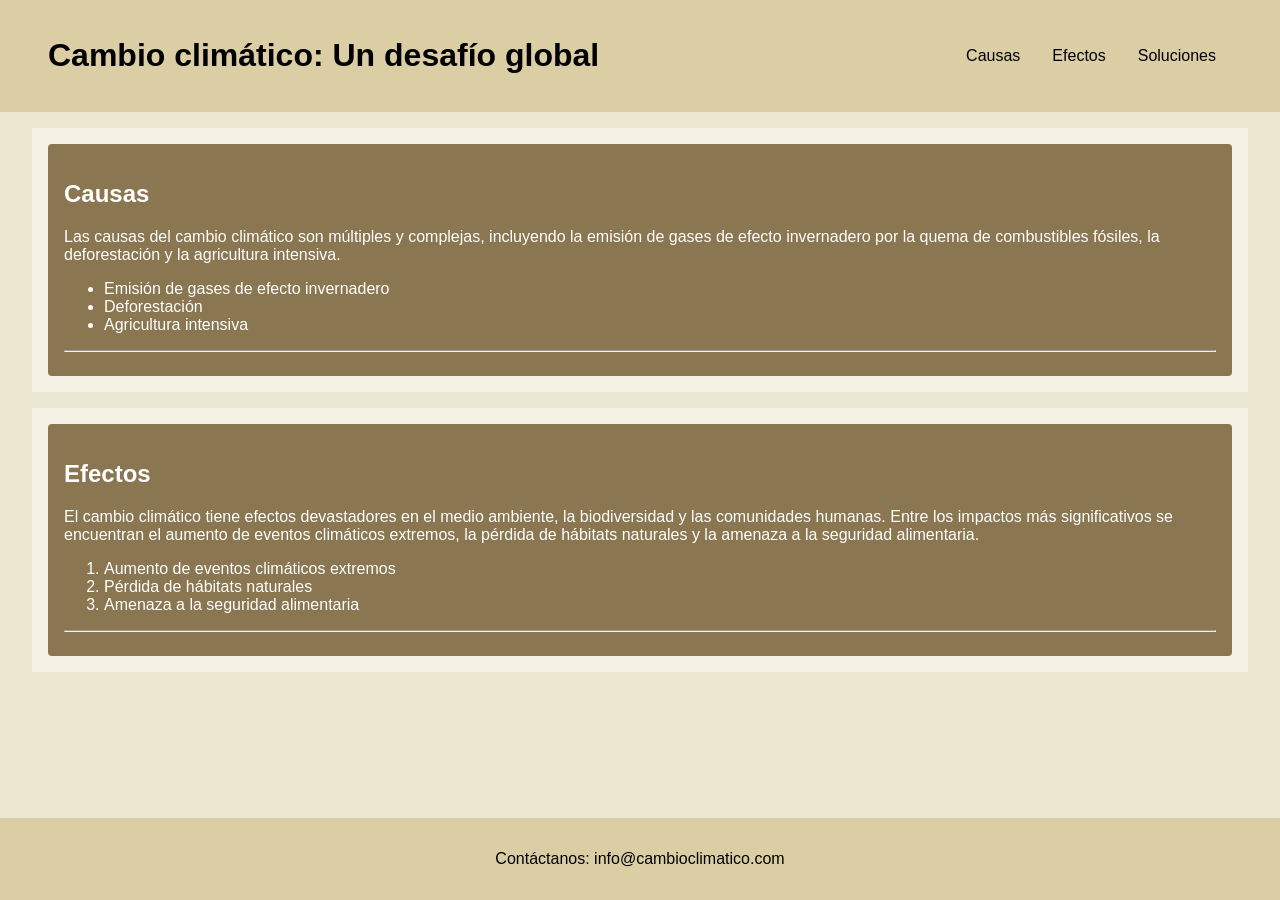
<file: M2-classHTMLLanguage-Part1/cambioClimatico/index.html>
<!DOCTYPE html>
<html lang="en">
<head>
    <meta charset="UTF-8">
    <meta name="viewport" content="width=device-width, initial-scale=1.0">
    <title>Cambio climático</title>
    <link rel="stylesheet" href="./css/styles.css">
</head>
<body>

    <header>
        <h1>Cambio climático: Un desafío global</h1>
        <nav>
            <ul>
                <li><a href="#causas">Causas</a></li>
                <li><a href="#efectos">Efectos</a></li>
                <li><a href="#soluciones">Soluciones</a></li>
            </ul>
        </nav>
    </header>

    <main>

        <section class="section-info">
            <div class="gp-causas">
                <h2>Causas</h2>
                    <p>Las causas del cambio climático son múltiples y complejas, incluyendo la emisión de gases de efecto invernadero por la quema de combustibles fósiles, la deforestación y la agricultura intensiva.</p>
                    <ul>
                        <li>Emisión de gases de efecto invernadero</li>
                        <li>Deforestación</li>
                        <li>Agricultura intensiva</li>
                    </ul>
                <hr>
            </div>
            
        </section>

        <section class="section-info">
            <div class="gp-efectos">
                <h2>Efectos</h2>
                    <p>El cambio climático tiene efectos devastadores en el medio ambiente, la biodiversidad y las comunidades humanas. Entre los impactos más significativos se encuentran el aumento de eventos climáticos extremos, la pérdida de hábitats naturales y la amenaza a la seguridad alimentaria.</p>
                    <ol>
                        <li>Aumento de eventos climáticos extremos</li>
                        <li>Pérdida de hábitats naturales</li>
                        <li>Amenaza a la seguridad alimentaria</li>
                    </ol>
                <hr>
            </div>
        </section>

    </main>

    <footer>
        <p>Contáctanos: <a href="mailto:info@cambioclimatico.com">info@cambioclimatico.com</a></p>
    </footer>
        
    
</body>
</html>
</file>
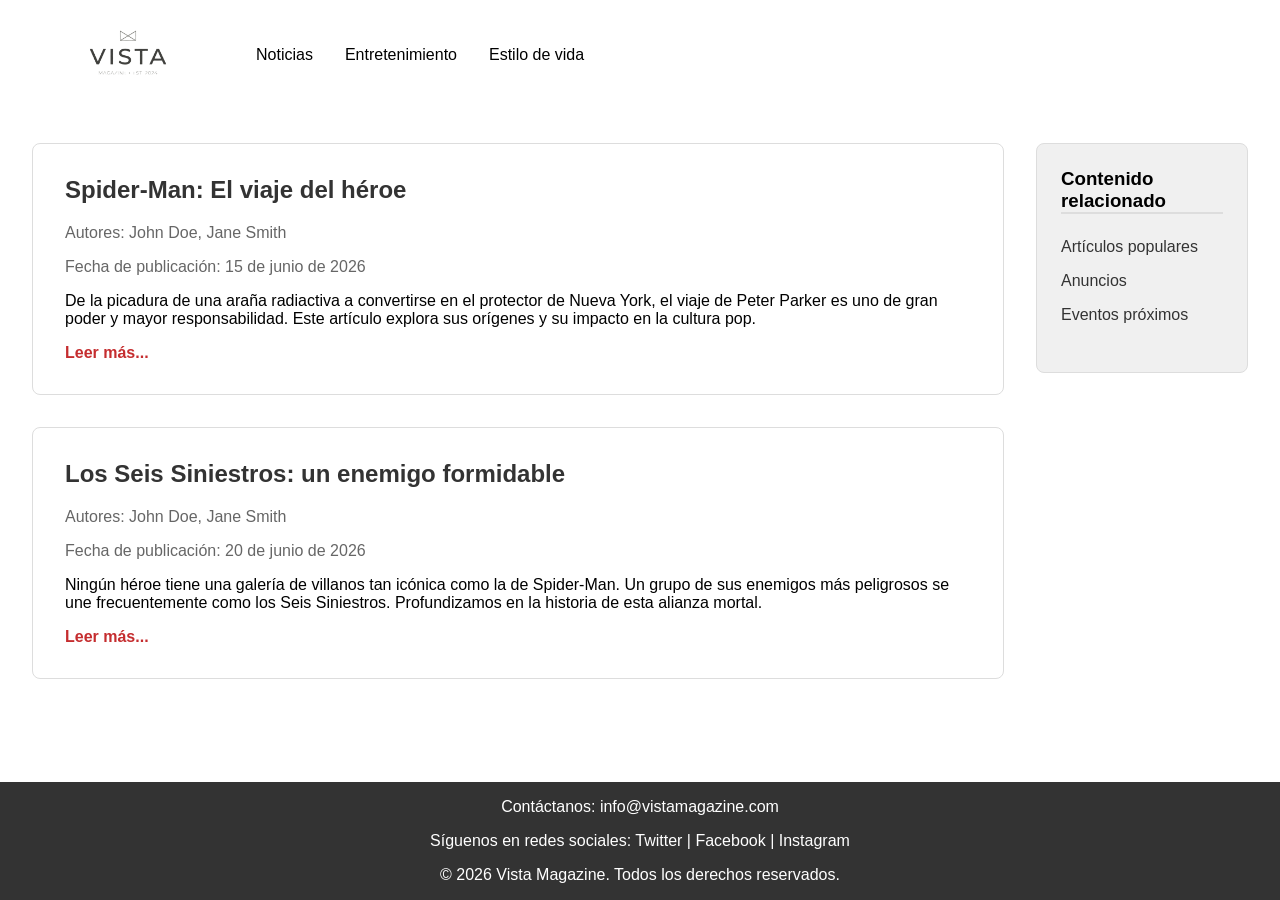
<file: M2-classHTMLLanguage-Part1/vistaRevista/index.html>
<!DOCTYPE html>
<html lang="es">
<head>
    <meta charset="UTF-8">
    <meta name="viewport" content="width=device-width, initial-scale=1.0">
    <link rel="stylesheet" href="./css/styles.css">
    <title>Vista Magazine</title>
</head>
<body>
    
    <header>
        <nav class="navbar">
            <ul>
                <li>
                    <h1 class="logo-header">
                        <a href="./index.html">
                            <img src="./img/logo_revistasSinFondo.png" alt="VISTA Magazine">
                        </a>
                    </h1>
                </li>
                <li><a href="#noticias">Noticias</a></li>
                <li><a href="#entretenimiento">Entretenimiento</a></li>
                <li><a href="#estilo-de-vida">Estilo de vida</a></li>
            </ul>
        </nav>   
    </header>
    
    <main class="container">
        
        <section id="noticias" class="main-content">
            <article>
                <h2>Spider-Man: El viaje del héroe</h2>
                <p class="autor">Autores: John Doe, Jane Smith</p>
                <p class="data">Fecha de publicación: 15 de junio de 2026</p>
                <p>De la picadura de una araña radiactiva a convertirse en el protector de Nueva York, el viaje de Peter Parker es uno de gran poder y mayor responsabilidad. Este artículo explora sus orígenes y su impacto en la cultura pop.</p>
                <a href="#">Leer más...</a>
            </article>

            <article>
                <h2>Los Seis Siniestros: un enemigo formidable</h2>
                <p class="autor">Autores: John Doe, Jane Smith</p>
                <p class="data">Fecha de publicación: 20 de junio de 2026</p>
                <p>Ningún héroe tiene una galería de villanos tan icónica como la de Spider-Man. Un grupo de sus enemigos más peligrosos se une frecuentemente como los Seis Siniestros. Profundizamos en la historia de esta alianza mortal.</p>
                <a href="#">Leer más...</a>
            </article>
        </section>

        <aside class="sidebar">
            <h3>Contenido relacionado</h3>
            <ul>
                <li><a href="#">Artículos populares</a></li>
                <li><a href="#">Anuncios</a></li>
                <li><a href="#">Eventos próximos</a></li>
            </ul>
        </aside>

    </main>

    <footer>
        <p>Contáctanos: <a href="mailto:info@vistamagazine.com">info@vistamagazine.com</a></p>
        <p>Síguenos en redes sociales: 
            <a href="https://twitter.com/vistamagazine" target="_blank">Twitter</a> | 
            <a href="https://facebook.com/vistamagazine" target="_blank">Facebook</a> | 
            <a href="https://instagram.com/vistamagazine" target="_blank">Instagram</a>
        </p>
        <p>&copy; 2026 Vista Magazine. Todos los derechos reservados.</p>
    </footer>

</body>
</html>
</file>
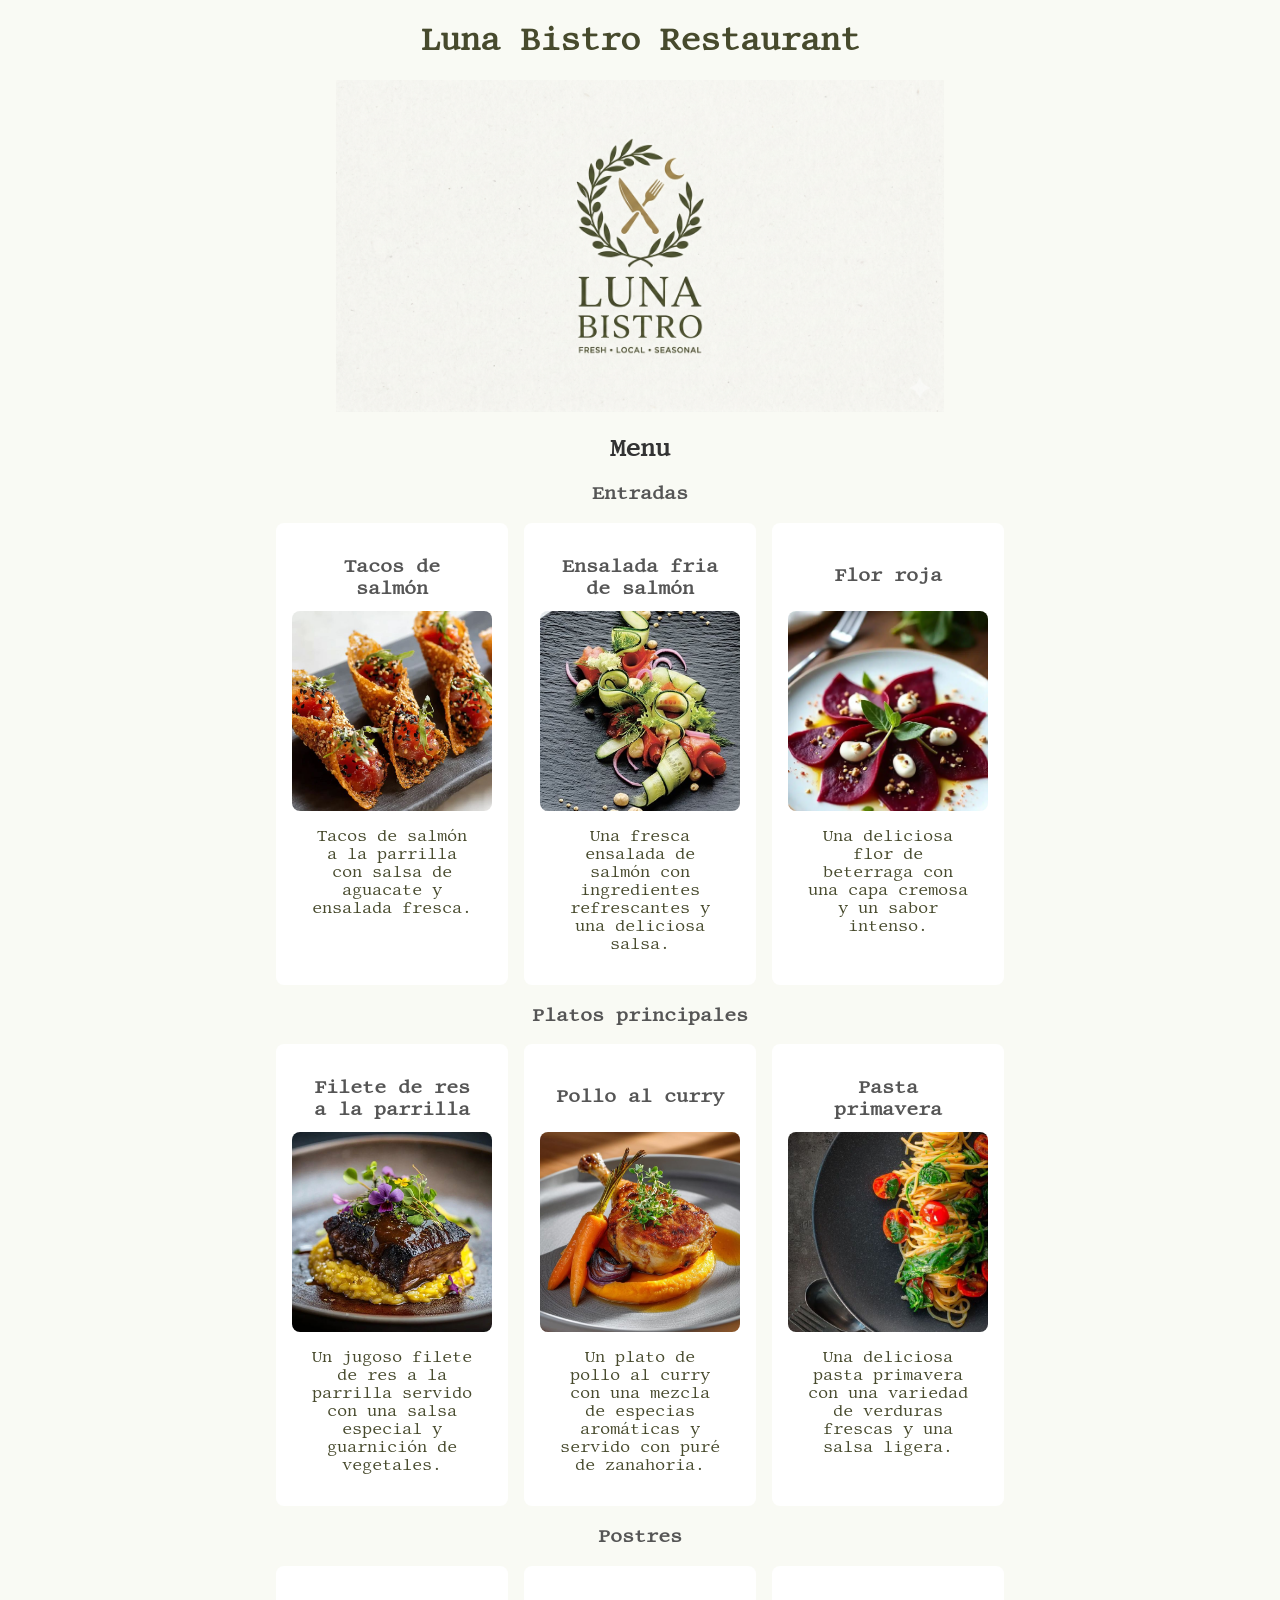
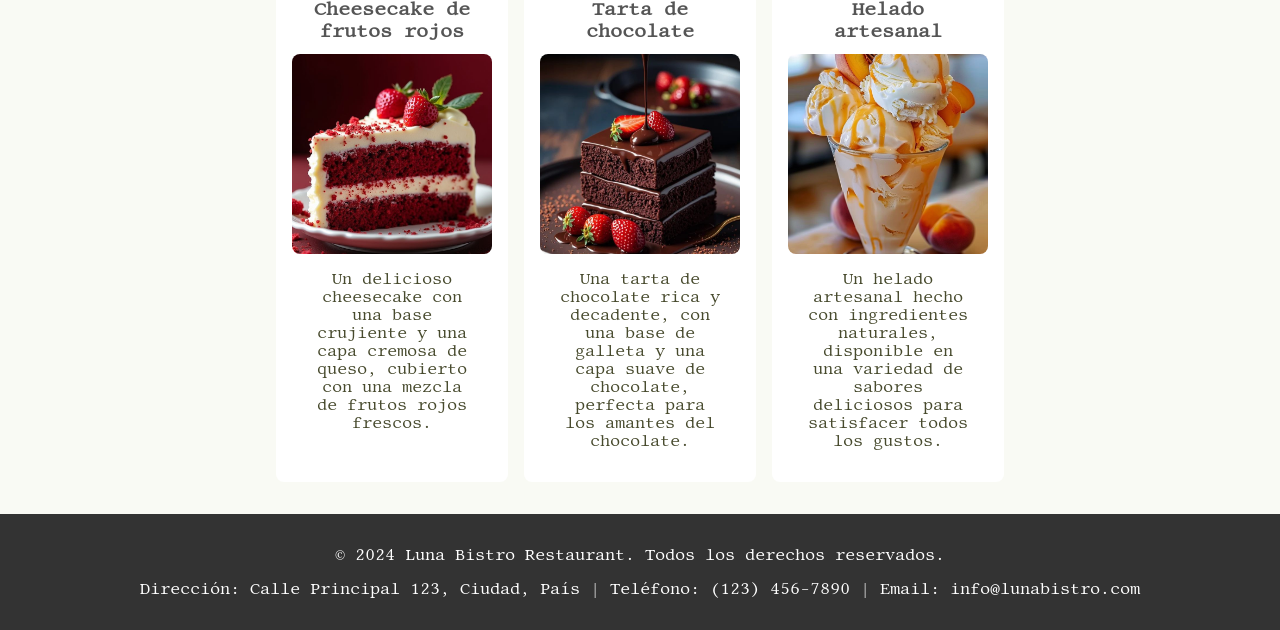
<file: M2-classHTMLLanguage-Part2/restaurant/index.html>
<!DOCTYPE html>
<html lang="en">
<head>
    <meta charset="UTF-8">
    <meta name="viewport" content="width=device-width, initial-scale=1.0">
    <link rel="stylesheet" href="css/styles.css">
    <style>
        @import url('https://fonts.googleapis.com/css2?family=Libertinus+Mono&display=swap');
    </style>

    <title>Restaurant WebSite</title>
</head>
<body>

    <header>

        <h1>Luna Bistro Restaurant</h1>


    </header>

    <main>
        <!-- Main content goes here -->
        <!-- los visitantes puedan ver el menu y las imagenes de los platos junto con ujna descripcion de cada uno -->

        <section class="section-logo">
            <img src="./img/logo_restaurant.png" alt="Restaurant Logo">
        </section>

        <section>
            <h2>Menu</h2>
        </section>

        <h3>Entradas</h3>
        <section class="container-entradas">
            
            <div class="entrada">
                <h3>Tacos de salmón</h3>
                <img src="./img/img_entr01.jpg" alt="Tacos de salmón">
                <p>Tacos de salmón a la parrilla con salsa de aguacate y ensalada fresca.</p>
            </div>
            <div class="entrada">
                <h3>Ensalada fria de salmón</h3>
                <img src="./img/img_entr02.jpg" alt="Ensalada fria de salmón">
                <p>Una fresca ensalada de salmón con ingredientes refrescantes y una deliciosa salsa.</p>
            </div>
            <div class="entrada">
                <h3>Flor roja</h3>
                <img src="./img/img_entr03.jpg" alt="Flor de beterraga">
                <p>Una deliciosa flor de beterraga con una capa cremosa y un sabor intenso.</p>
            </div>
        </section>

        <h3>Platos principales</h3>
        <section class="container-platos">
            <div class="plato">
                <h3>Filete de res a la parrilla</h3>
                <img src="./img/img_prin01.jpg" alt="Filete de res a la parrilla">
                <p>Un jugoso filete de res a la parrilla servido con una salsa especial y guarnición de vegetales.</p>
            </div>
            <div class="plato">
                <h3>Pollo al curry</h3>
                <img src="./img/img_prin02.jpg" alt="Pollo al curry">
                <p>Un plato de pollo al curry con una mezcla de especias aromáticas y servido con puré de zanahoria.</p>
            </div>
            <div class="plato">
                <h3>Pasta primavera</h3>
                <img src="./img/img_prin03.jpg" alt="Pasta primavera">
                <p>Una deliciosa pasta primavera con una variedad de verduras frescas y una salsa ligera.</p>
            </div>
        </section>

        <h3>Postres</h3>
        <section class="container-postres">
            <div class="postre">
                <h3>Cheesecake de frutos rojos</h3>
                <img src="./img/img_post02.jpg" alt="Cheesecake de frutos rojos">
                <p>Un delicioso cheesecake con una base crujiente y una capa cremosa de queso, cubierto con una mezcla de frutos rojos frescos.</p>
            </div>
            <div class="postre">
                <h3>Tarta de chocolate</h3>
                <img src="./img/img_post01.jpg" alt="Tarta de chocolate">
                <p>Una tarta de chocolate rica y decadente, con una base de galleta y una capa suave de chocolate, perfecta para los amantes del chocolate.</p>
            </div>
            <div class="postre">
                <h3>Helado artesanal</h3>
                <img src="./img/img_post03.jpg" alt="Helado artesanal">
                <p>Un helado artesanal hecho con ingredientes naturales, disponible en una variedad de sabores deliciosos para satisfacer todos los gustos.</p>
            </div>
        </section>

    </main>
    
    <footer>
        <!-- Footer content goes here -->
            <p>&copy; 2024 Luna Bistro Restaurant. Todos los derechos reservados.</p>
            <p>Dirección: Calle Principal 123, Ciudad, País | Teléfono: (123) 456-7890 | Email: info@lunabistro.com</p>

    </footer>
</body>
</html>
</file>
<file: M2-classHTMLLanguage-Part1/cambioClimatico/css/styles.css>
body {
    margin: 0;
    font-family: Verdana, Geneva, Tahoma, sans-serif;
    display: flex;
    flex-direction: column;
    min-height: 100vh;
}

header {
    background-color: #DBCEA5;
    color: black;
    padding: 1em 3em;
    text-align: center;
    display: flex;
    justify-content: space-between;
    align-items: center;
}

nav ul {
    list-style-type: none;
    margin: 0;
    padding: 0;
    display: flex;
}

nav a {
    color: black;
    text-decoration: none;
    margin: 0 1em;
}

nav a:hover {
    text-decoration: underline
}

main {
    padding: 1em 2em;
    background-color: #ECE7D1;
    flex: 1;
}

.section-info {
    background-color: #F4F0E4;
    padding: 1em;
    margin-bottom: 1em;
}

.gp-causas, .gp-efectos {
    background-color: #8A7650;
    color: white;
    padding: 1em;
    border-radius: 4px;
}

footer {
    background-color: #DBCEA5;
    color: black;
    text-align: center;
    align-items: center;
    padding: 1em;
    
}

footer a {
    color: black;
    text-decoration: none;
}
</file>
<file: M2-classHTMLLanguage-Part1/vistaRevista/css/styles.css>
/* --- Global & Sticky Footer Setup --- */
html {
    height: 100%;
}

body {
    height: 100%;
    margin: 0;
    font-family: sans-serif;
    display: flex;
    flex-direction: column;
}

/* --- Main Layout Containers --- */
header {
    flex-shrink: 0;
    width: auto;
    height: auto;
}

.navbar {
    display: flex;
    align-items: center;
    justify-content: flex-start;
    padding: 0 2em;
    width: 100%;
    height: auto;
    box-sizing: border-box;
}

.navbar ul {
    display: flex;
    list-style: none;
    padding: 0;
    margin: 0;
    gap: 2em;
    align-items: stretch;
}

.logo-header {
    width: 8em;
    flex-shrink: 0;
    margin: 0;
}

.navbar a {
    text-decoration: none;
    color: inherit;
}

.logo-header img {
    width: 100%;
    height: auto;
}

.navbar li {
    display: flex;
    align-items: center;
}

/* --- Main Content & Sidebar --- */
.container {
    display: flex;
    align-items: flex-start; /* Aligns items to the top */
    padding: 2em;
    gap: 2em;
    flex: 1 0 auto; /* This allows the container to grow and fill available space */
}

.main-content {
    flex: 6;
}

.main-content article {
    background-color: #fff;
    border: 1px solid #ddd;
    border-radius: 8px;
    padding: 2em;
    margin-bottom: 2em; /* Space between articles */
}

.main-content article:last-child {
    margin-bottom: 0;
}

.main-content article h2 {
    margin-top: 0;
    color: #333;
}

.autor {
    margin-top: 0.5em;
    color: #666;
    font-size: 1em;
}

.data {
    margin-top: 0.5em;
    color: #666;
    font-size: 1em;
}


.main-content article a {
    font-weight: bold;
    text-decoration: none;
    color: #c52d2f; /* Spidey-red */
}

.main-content article a:hover {
    text-decoration: underline;
}

/* --- Header & Navbar --- */
.sidebar {
    flex: 1;
    background-color: #f0f0f0;
    padding: 1.5em;
    border-radius: 8px;
    border: 1px solid #ddd;
}

/* --- Specific Element Styling --- */
.sidebar h3 {
    margin: 0;
    border-bottom: 2px solid #ddd;
}

.sidebar ul {
    list-style: none;
    padding: 0;
}

.sidebar ul li a {
    text-decoration: none;
    color: #333;
    display: block;
    padding: 0.5em 0;
    transition: color 0.2s ease-in-out;
}

.sidebar ul li a:hover {
    color: #c52d2f;
}

/* --- Footer Styling --- */
footer {
    background-color: #333;
    color: #fff;
    list-style: none;
    text-align: center;
    padding: 0;
    flex-shrink: 0; /* This prevents the footer from shrinking */
}

footer a {
    text-decoration: none;
    color: inherit;
}

footer a:hover {
    text-decoration: underline;
}
</file>
<file: M2-classHTMLLanguage-Part2/restaurant/css/styles.css>
.libertinus-mono-regular {
  font-family: "Libertinus Mono", monospace;
  font-weight: 400;
  font-style: normal;
}

html {
  font-family: "Libertinus Mono", monospace;
  font-weight: 400;
  background-color: #f9faf4;
  color: #474a2d;
}

body {
  margin: 0;
  padding: 0;
}

header {
  padding: 0 1em;
  text-align: center;
}

main {
  padding: 0 2em;
}

.section-logo {
  text-align: center;
  padding: 0;
}

.section-logo img {
  max-width: 50%;
  height: auto;
}

h2, h3 {
  text-align: center;
  color: #333;
}

h3 {
  color: #555;

}

.container-entradas, .container-platos, .container-postres {
  display: flex;
  flex-wrap: wrap;
  gap: 1em;
  justify-content: center;
}

.entrada, .plato, .postre {
  width: 12.5rem;
  gap: 2rem;
  padding: 1rem;
  background-color: #fff;
  border-radius: 8px;
}

.container-entradas img, .container-platos img, .container-postres img {
  width: 12.5rem;
  display: flex;
  height: 12.5rem;
  object-fit: cover;    
  border-radius: 8px;
}

.entrada h3, .plato h3, .postre h3 {
  margin: 1rem;
  height: 2.5rem;
  align-content: center;
  text-align: center;
}

.entrada p, .plato p, .postre p {
  margin: 1rem;
  align-content: center;
  text-align: center;
}

footer {
  background-color: #333;
  color: #fff;
  margin-top: 2rem;
  text-align: center;
  padding: 1em 0;
}
</file>
